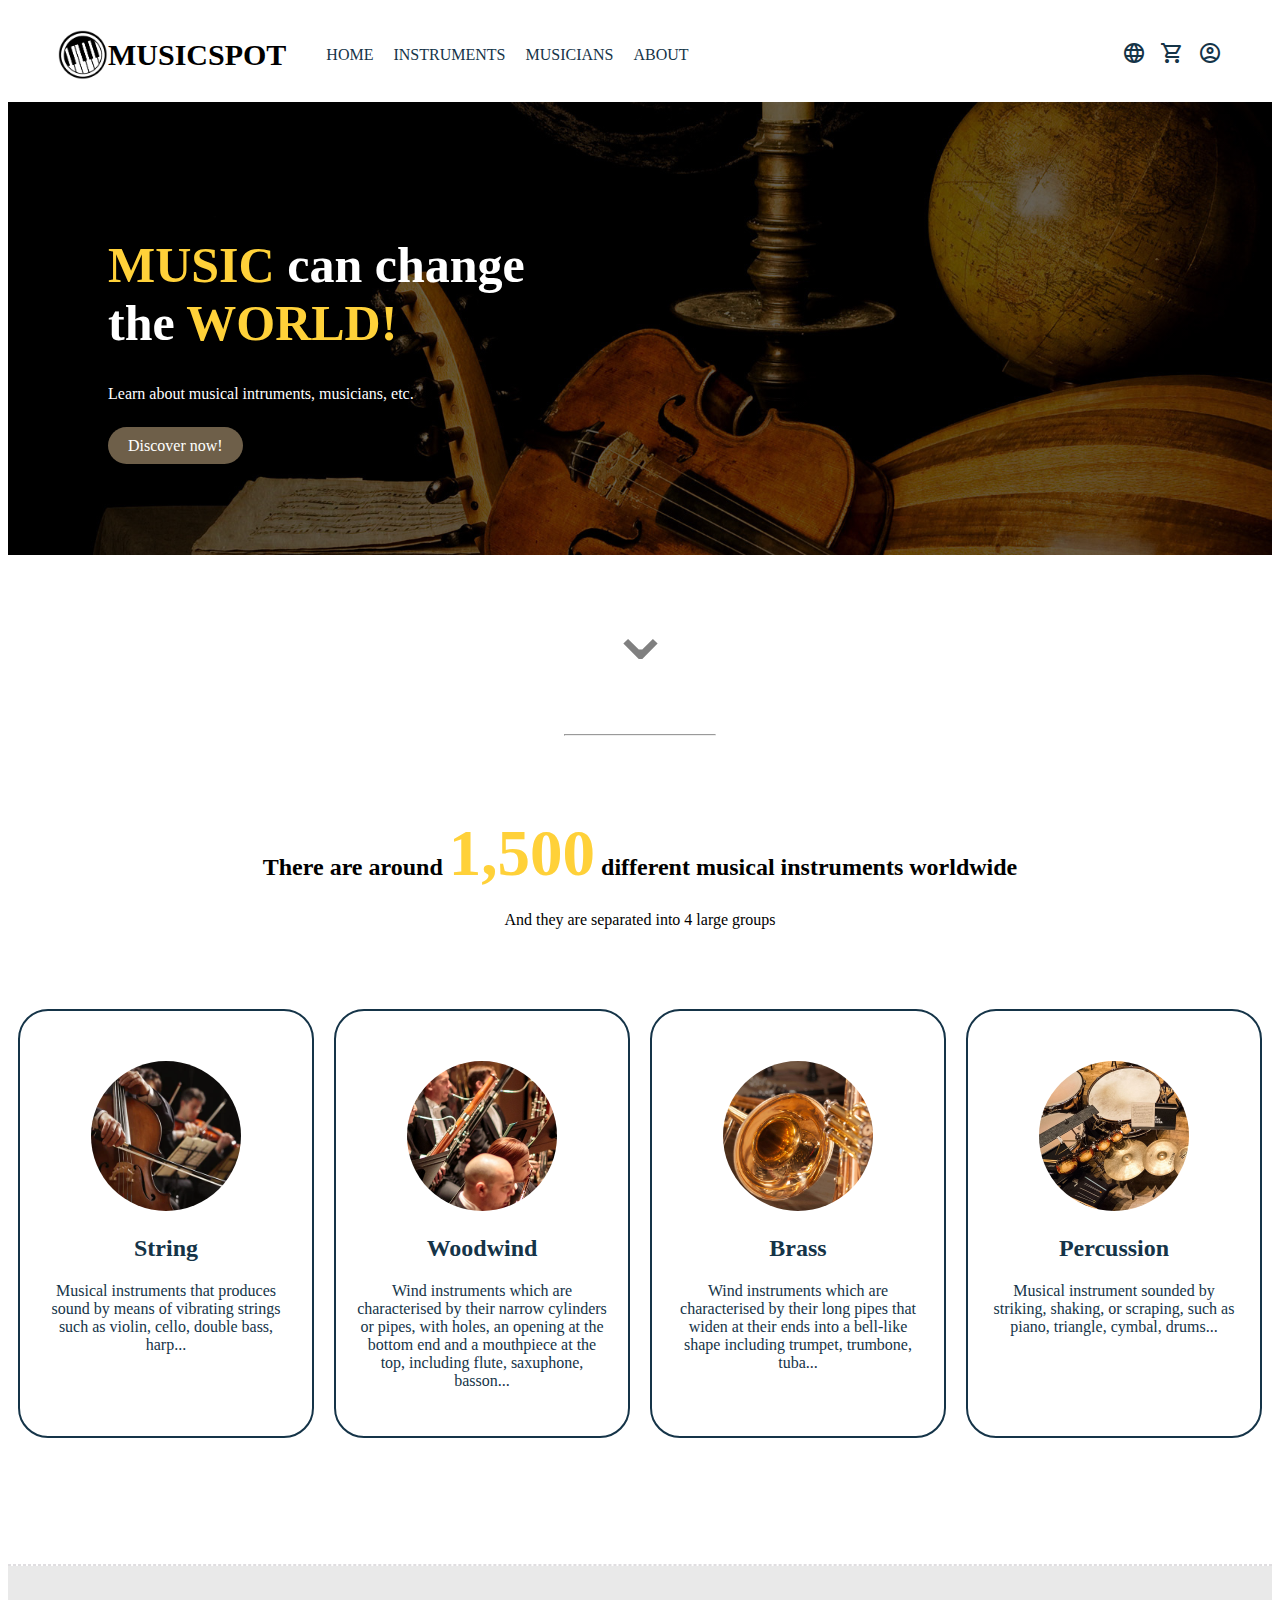
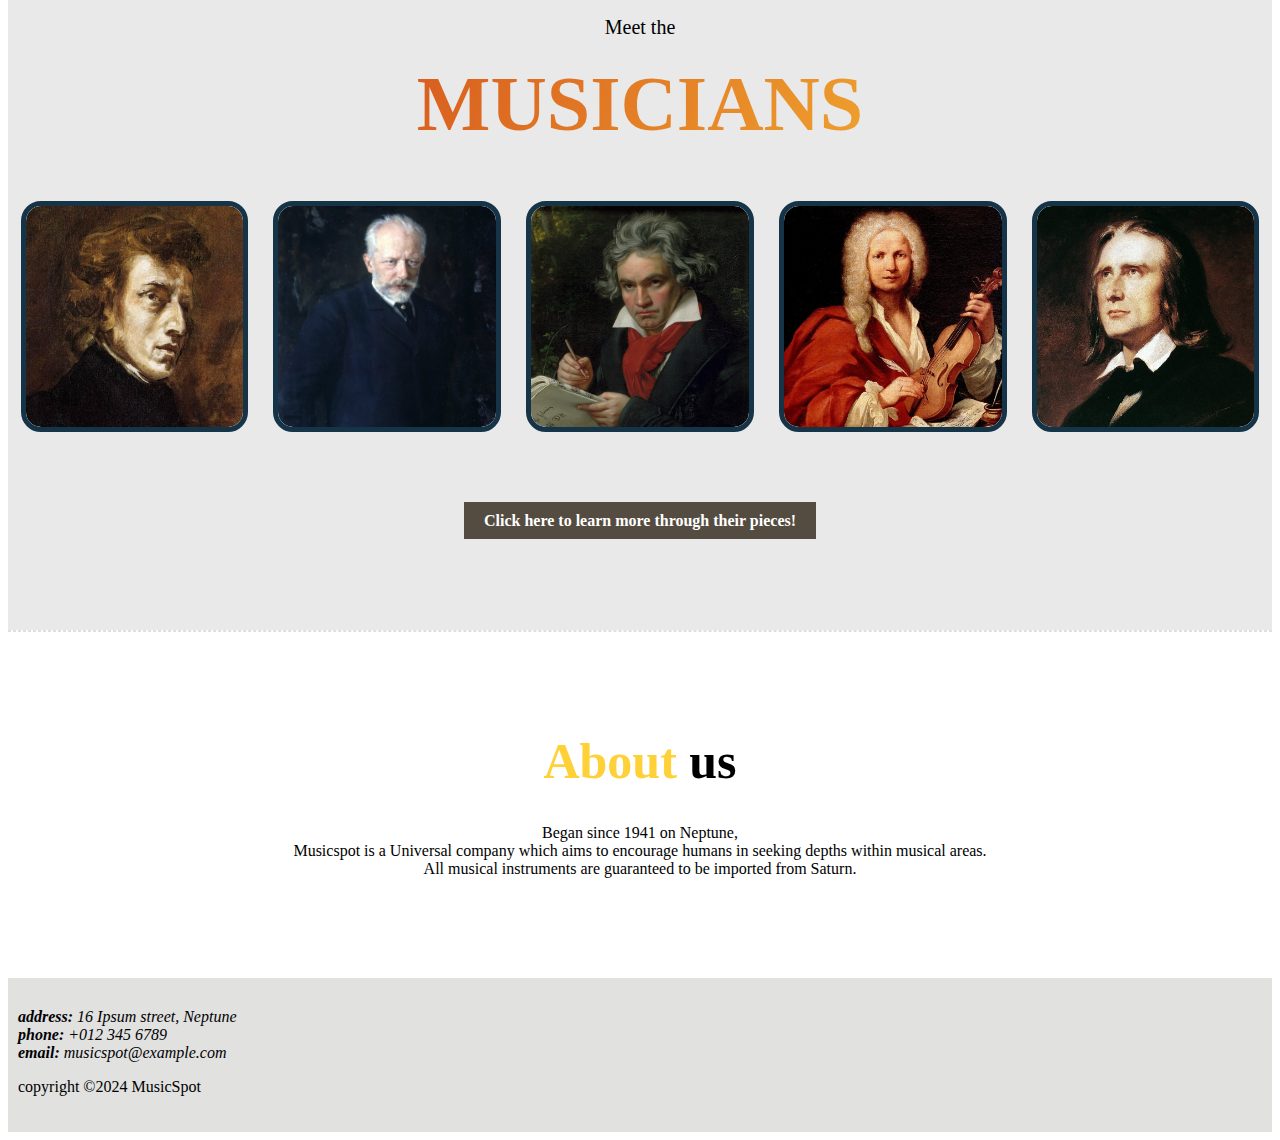
<file: index.html>
<!DOCTYPE html>
<html lang="en">
<head>
    <meta charset="UTF-8">
    <meta name="viewport" content="width=device-width, initial-scale=1.0">
    <title>Final project</title>
    <link href="main_style.css" rel="stylesheet">
    <link rel="icon" type="image/x-icon" href="pictures/logo.png">
    <link rel="stylesheet" href="https://fonts.googleapis.com/css2?family=Material+Symbols+Outlined:opsz,wght,FILL,GRAD@20..48,100..700,0..1,-50..200" />
</head>
<body>
    <div style="position: sticky; top: 0; z-index: 2;">
        <nav>
            <div style="display: flex; justify-content: start; align-items: center;">
                <img src="pictures/logo.png" height="50px" width="50px">

                <h3>MUSICSPOT</h3>
                
                <ul>
                    <li><a href="#">HOME</a></li>
                    <li><a href="#instruments">INSTRUMENTS</a></li>
                    <li><a href="#musicians">MUSICIANS</a></li>
                    <li><a href="#about">ABOUT</a></li>
                </ul>
            </div>

            <div style="color: black;">
                <a href="#!"><div class="material-symbols-outlined">language</div></a>
                <a href="#!"><div class="material-symbols-outlined">shopping_cart</div></a>
                <a href="#!"><div class="material-symbols-outlined">account_circle</div></a>
            </div>
        </nav>
    </div>

    <div class="hero_section" id="home">
        <header>
            <div class="header_content">
                <h1><span>MUSIC</span> can change the <span>WORLD!</span></h1>
                
                <p>Learn about musical intruments, musicians, etc.</p>

                <br/>
                <a class="discover" href="#instruments">Discover now!</a>
            </div>
        </header>
    </div>

    <div class="point_down">⌄</div>
    <br/>
    <hr width="150px"/>

    <div class="musical_instruments" id="instruments">
        <div class="instruments_content">
            <div style="margin: 80px 0;">
                <h2>There are around <span style="font-size: 65px;">1,500</span> different musical instruments worldwide</h2>
                <p>And they are separated into 4 large groups</p>
            </div>

            <div class="group_cards">
                <a href="string.html" class="group" target="_blank">
                    <div>
                        <img src="pictures/string.jpg">
                        <h2>String</h2>

                        <p>Musical instruments that produces sound by means of vibrating strings such as violin, cello, double bass, harp...</p>
                    </div>
                </a>

                <a href="woodwind.html" class="group" target="_blank">
                    <div>
                        <img src="pictures/woodwind.jpg">
                        <h2>Woodwind</h2>

                        <p>Wind instruments which are characterised by their narrow cylinders or pipes, with holes, an opening at the bottom end and a mouthpiece at the top, including flute, saxuphone, basson... </p>
                    </div>
                </a>

                <a href="brass.html" class="group" target="_blank">
                    <div>
                        <img src="pictures/brass.jpg">
                        <h2>Brass</h2>

                        <p>Wind instruments which are characterised by their long pipes that widen at their ends into a bell-like shape including trumpet, trumbone, tuba...</p>
                    </div>
                </a>

                <a href="percussion.html" class="group" target="_blank">
                    <div>
                        <img src="pictures/percussion.jpg">
                        <h2>Percussion</h2>

                        <p>Musical instrument sounded by striking, shaking, or scraping, such as piano, triangle, cymbal, drums...</p>
                    </div>
                </a>
            </div>
        </div>
    </div>

    <br/>
    <hr style="border: 1px rgb(224, 222, 225), dashed;  margin-bottom: -20px;"/>

    <div class="musicians" id="musicians">
        <p style="font-size: 20px;">Meet the</p>
        <h1 class="gradient_text" style="font-size: 78px; margin-top: 0;">MUSICIANS</h1>

        <div class="music_block">

            <div class="musician">
                <img src="pictures/chopin.jpg" alt="Chopin">

                <div class="content">
                    <div class="material-symbols-outlined">more_horiz</div>
                    
                    <h1 class="content_title">Frédéric Chopin</h1>
                    <p class="content_sub">(1810 ~ 1849)</p>
                </div>
            </div>

            <div class="musician">
                <img src="pictures/tchaikovsky.jpg" alt="Tchaikovsky">

                <div class="content">
                    <div class="material-symbols-outlined">more_horiz</div>
                    
                    <h1 class="content_title">Pyotr Ilyich Tchaikovsky</h1>
                    <p class="content_sub">(1840 ~ 1893)</p>
                </div>
            </div>

            <div class="musician">
                <img src="pictures/Beethoven.jpg" alt="Beethoven">

                <div class="content">
                    <div class="material-symbols-outlined">more_horiz</div>
                    
                    <h1 class="content_title">Ludwig van Beethoven</h1>
                    <p class="content_sub">(1770 ~ 1827)</p>
                </div>
            </div>

            <div class="musician">
                <img src="pictures/Vivaldi.jpg" alt="Vivaldi">

                <div class="content">
                    <div class="material-symbols-outlined">more_horiz</div>
                    
                    <h1 class="content_title">Antonio Vivaldi</h1>
                    <p class="content_sub">(1678 ~ 1741)</p>
                </div>
            </div>

            <div class="musician">
                <img src="pictures/liszt.jpg" alt="Liszt">

                <div class="content">
                    <div class="material-symbols-outlined">more_horiz</div>
                    
                    <h1 class="content_title">Franz Liszt</h1>
                    <p class="content_sub">(1811 ~ 1886)</p>
                </div>
            </div>
        </div>

        <div class="button">
            <a class="book_store" href="#!"><div>Click here to learn more through their pieces!</div></a>
        </div>
    </div>

    <hr style="border: 1px rgb(224, 222, 225), dashed; margin-top: -50px; margin-bottom: 80px;"/>

    <div id="about">
        <h1 style="font-size: 50px;"><span>About</span> us</h1>

        <p>
            Began since 1941 on Neptune,<br/>
            Musicspot is a Universal company which aims to encourage humans in seeking depths within musical areas.<br/>
            All musical instruments are guaranteed to be imported from Saturn.
        </p>
    </div>

    <footer>
        <address>
            <b>address:</b> 16 Ipsum street, Neptune<br/>
            <b>phone:</b> +012 345 6789<br/>
            <b>email:</b> musicspot@example.com
        </address>
        <p>copyright &copy;2024 MusicSpot</p>
    </footer>
</body>
</html>
</file>
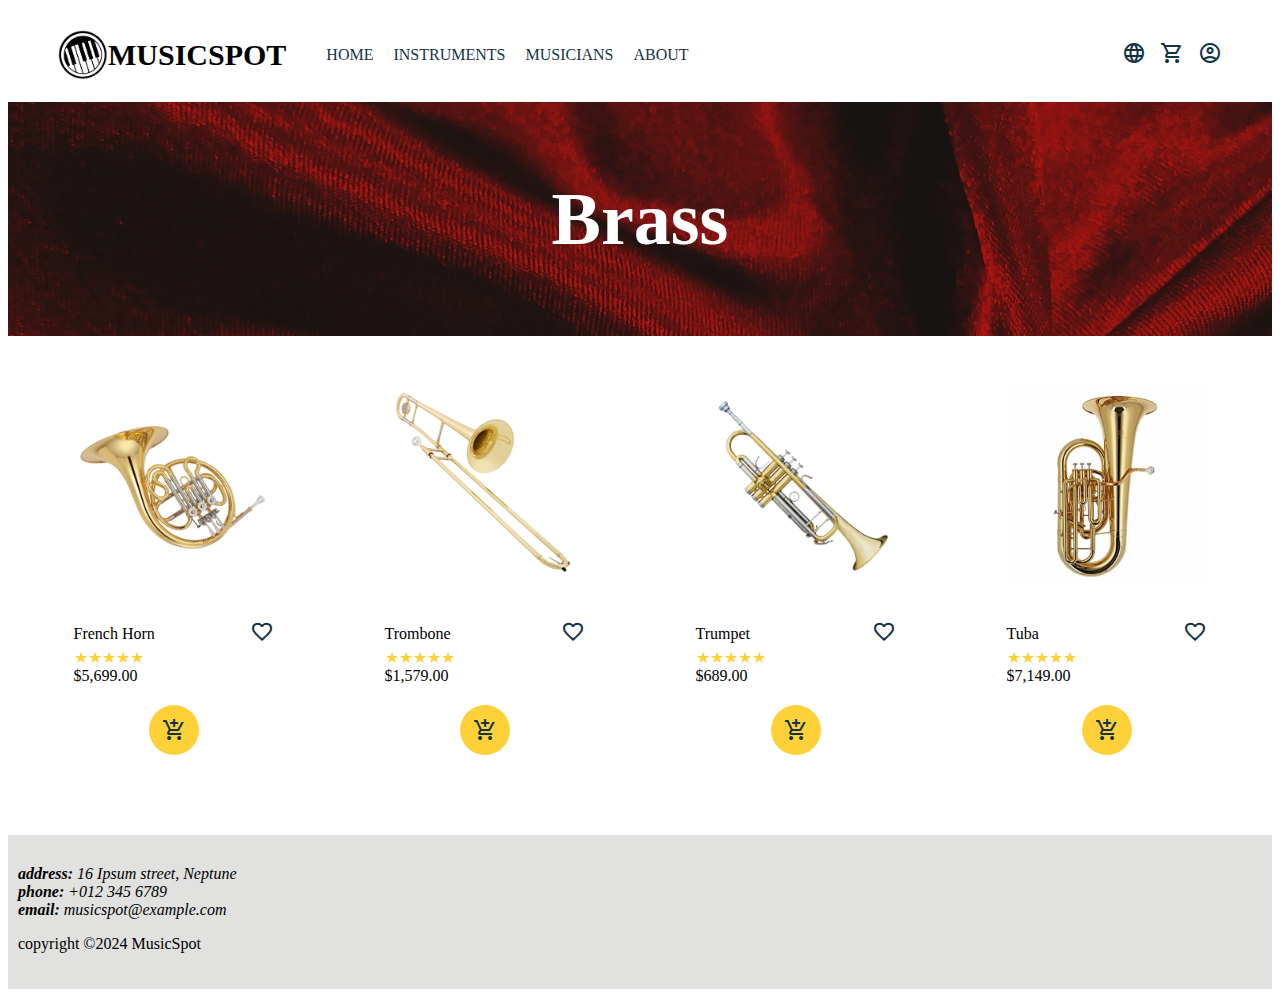
<file: brass.html>
<!DOCTYPE html>
<html lang="en">
<head>
    <meta charset="UTF-8">
    <meta name="viewport" content="width=device-width, initial-scale=1.0">
    <title>Brass instruments</title>
    <link href="instruments.css" rel="stylesheet">
    <link rel="icon" type="image/x-icon" href="pictures/logo.png">
    <link rel="stylesheet" href="https://fonts.googleapis.com/css2?family=Material+Symbols+Outlined:opsz,wght,FILL,GRAD@20..48,100..700,0..1,-50..200" />
</head>
<body>
    <div style="position: sticky; top: 0; z-index: 2;">
        <nav>
            <div style="display: flex; justify-content: start; align-items: center;">
                <img src="pictures/logo.png" height="50px" width="50px">

                <h3>MUSICSPOT</h3>
                
                <ul>
                    <li><a href="index.html">HOME</a></li>
                    <li><a href="index.html#instruments">INSTRUMENTS</a></li>
                    <li><a href="index.html#musicians">MUSICIANS</a></li>
                    <li><a href="index.html#about">ABOUT</a></li>
                </ul>
            </div>

            <div style="color: black;">
                <a href="#!"><div class="material-symbols-outlined">language</div></a>
                <a href="#!"><div class="material-symbols-outlined">shopping_cart</div></a>
                <a href="#!"><div class="material-symbols-outlined">account_circle</div></a>
            </div>
        </nav>
    </div>

    <div class="brass_hero" id="hero">
        <header>
            <h1>Brass</h1>
        </header>
    </div>

    <div class="shopping">
        <div class="card">
            <a href="french_horn.html">
                <img src="pictures/brass/french_horn.jpg" alt="French Horn">
            </a>

            <div class="product_title">
                <p class="product_name">French Horn</p>
                <a href="#!"><div class="material-symbols-outlined">favorite</div></a>
            </div>
            <p class="rating">★★★★★</p>
            <p class="product_price">$5,699.00</p>
            <a href="#!"><div class="cart"><div class="material-symbols-outlined">add_shopping_cart</div></div></a>
        </div>

        <div class="card">
            <a href="trombone.html">
                <img src="pictures/brass/trombone.jpg" alt="Trombone">
            </a>
            <div class="product_title">
                <p class="product_name">Trombone</p>
                <a href="#!"><div class="material-symbols-outlined">favorite</div></a>
            </div>
            <p class="rating">★★★★★</p>
            <p class="product_price">$1,579.00</p>
            <a href="#!"><div class="cart"><div class="material-symbols-outlined">add_shopping_cart</div></div></a>
        </div>

        <div class="card">
            <a href="trumpet.html">
                <img src="pictures/brass/trumpet.jpg" alt="Trumpet">
            </a>
            <div class="product_title">
                <p class="product_name">Trumpet</p>
                <a href="#!"><div class="material-symbols-outlined">favorite</div></a>
            </div>
            <p class="rating">★★★★★</p>
            <p class="product_price">$689.00</p>
            <a href="#!"><div class="cart"><div class="material-symbols-outlined">add_shopping_cart</div></div></a>
        </div>

        <div class="card">
            <a href="tuba.html">
                <img src="pictures/brass/tuba.jpg" alt="Tuba">
            </a>
            <div class="product_title">
                <p class="product_name">Tuba</p>
                <a href="#!"><div class="material-symbols-outlined">favorite</div></a>
            </div>
            <p class="rating">★★★★★</p>
            <p class="product_price">$7,149.00</p>
            <a href="#!"><div class="cart"><div class="material-symbols-outlined">add_shopping_cart</div></div></a>
        </div>
    </div>

    <footer>
        <address>
            <b>address:</b> 16 Ipsum street, Neptune<br/>
            <b>phone:</b> +012 345 6789<br/>
            <b>email:</b> musicspot@example.com
        </address>
        <p>copyright &copy;2024 MusicSpot</p>
    </footer>

</body>
</html>
</file>
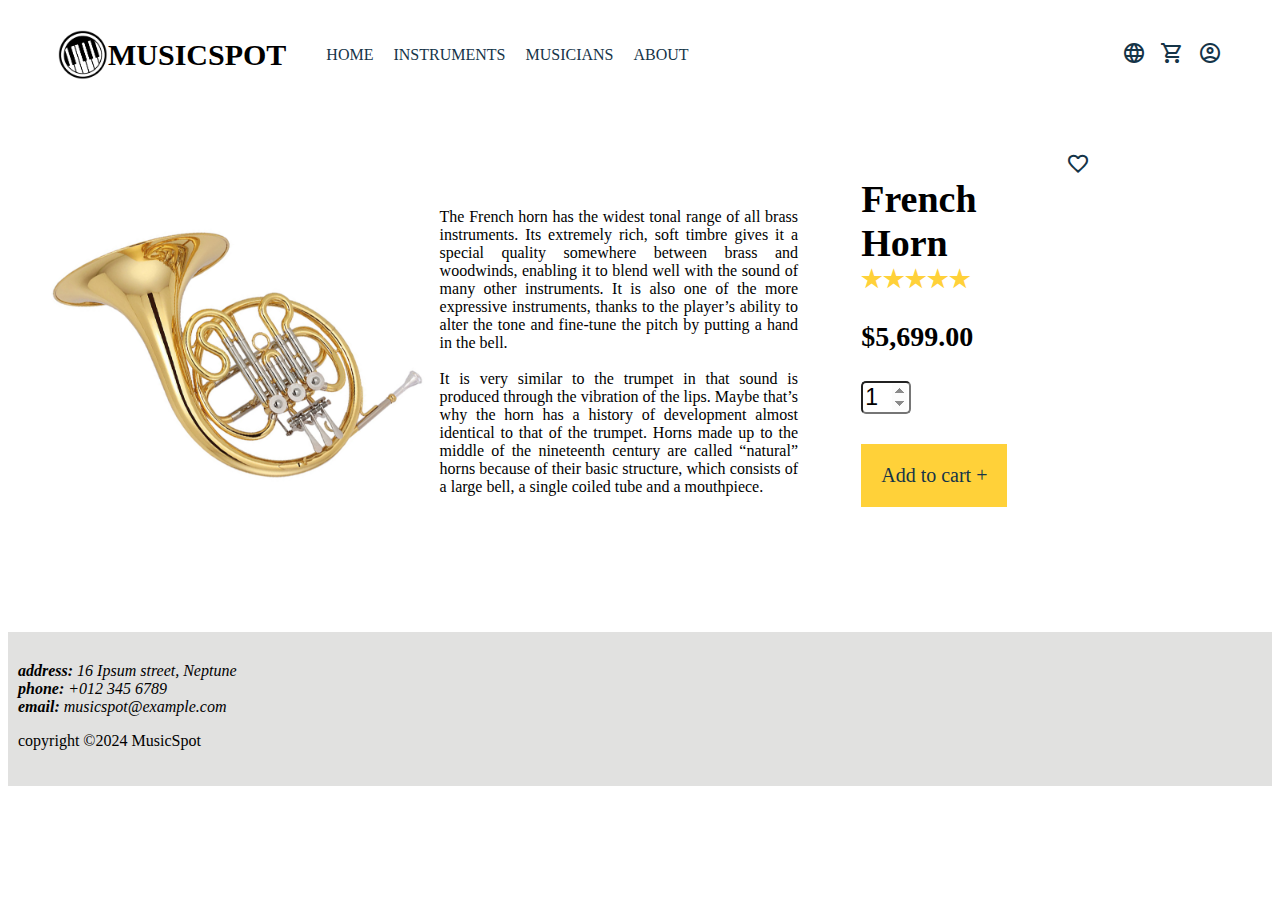
<file: french_horn.html>
<!DOCTYPE html>
<html lang="en">
<head>
    <meta charset="UTF-8">
    <meta name="viewport" content="width=device-width, initial-scale=1.0">
    <title>French Horn</title>
    <link href="detail.css" rel="stylesheet">
    <link rel="icon" type="image/x-icon" href="pictures/logo.png">
    <link rel="stylesheet" href="https://fonts.googleapis.com/css2?family=Material+Symbols+Outlined:opsz,wght,FILL,GRAD@20..48,100..700,0..1,-50..200" />
</head>
<body>
    <div style="position: sticky; top: 0; z-index: 2;">
        <nav>
            <div style="display: flex; justify-content: start; align-items: center;">
                <img src="pictures/logo.png" height="50px" width="50px">

                <h3>MUSICSPOT</h3>
                
                <ul>
                    <li><a href="index.html">HOME</a></li>
                    <li><a href="index.html#instruments">INSTRUMENTS</a></li>
                    <li><a href="index.html#musicians">MUSICIANS</a></li>
                    <li><a href="index.html#about">ABOUT</a></li>
                </ul>
            </div>

            <div style="color: black;">
                <a href="#!"><div class="material-symbols-outlined">language</div></a>
                <a href="#!"><div class="material-symbols-outlined">shopping_cart</div></a>
                <a href="#!"><div class="material-symbols-outlined">account_circle</div></a>
            </div>
        </nav>
    </div>

    <div class="information">
        <div class="detailed_info">
            <img class="product_image" src="pictures/brass/french_horn.jpg" alt="French Horn">

            <p style="display: flex; align-self: center; text-align: justify;">
                The French horn has the widest tonal range of all brass instruments. Its extremely rich, soft timbre gives it a special quality somewhere between brass and woodwinds, enabling it to blend well with the sound of many other instruments. It is also one of the more expressive instruments, thanks to the player’s ability to alter the tone and fine-tune the pitch by putting a hand in the bell.
                <br/><br/>
                It is very similar to the trumpet in that sound is produced through the vibration of the lips. Maybe that’s why the horn has a history of development almost identical to that of the trumpet. Horns made up to the middle of the nineteenth century are called “natural” horns because of their basic structure, which consists of a large bell, a single coiled tube and a mouthpiece.
            </p>
        </div>

        <div class="product_card">
            <div>
                <div>
                    <h1 class="product_title">French Horn</h1>
                </div>

                <h2 class="rating">★★★★★<h2>

                <h3 class="product_price">$5,699.00</h3>

                <input type="number" class="quantity" name="quantity" value="1" min="1" max="99">
                <a href="#!"><div class="cart">Add to cart +</div></a>
            </div>

            <div>
                <a href="#!" class="favourite"><div class="material-symbols-outlined">favorite</div></a>
            </div>
        </div>
    </div>

    <footer>
        <address>
            <b>address:</b> 16 Ipsum street, Neptune<br/>
            <b>phone:</b> +012 345 6789<br/>
            <b>email:</b> musicspot@example.com
        </address>
        <p>copyright &copy;2024 MusicSpot</p>
    </footer>

</body>
</html>
</file>
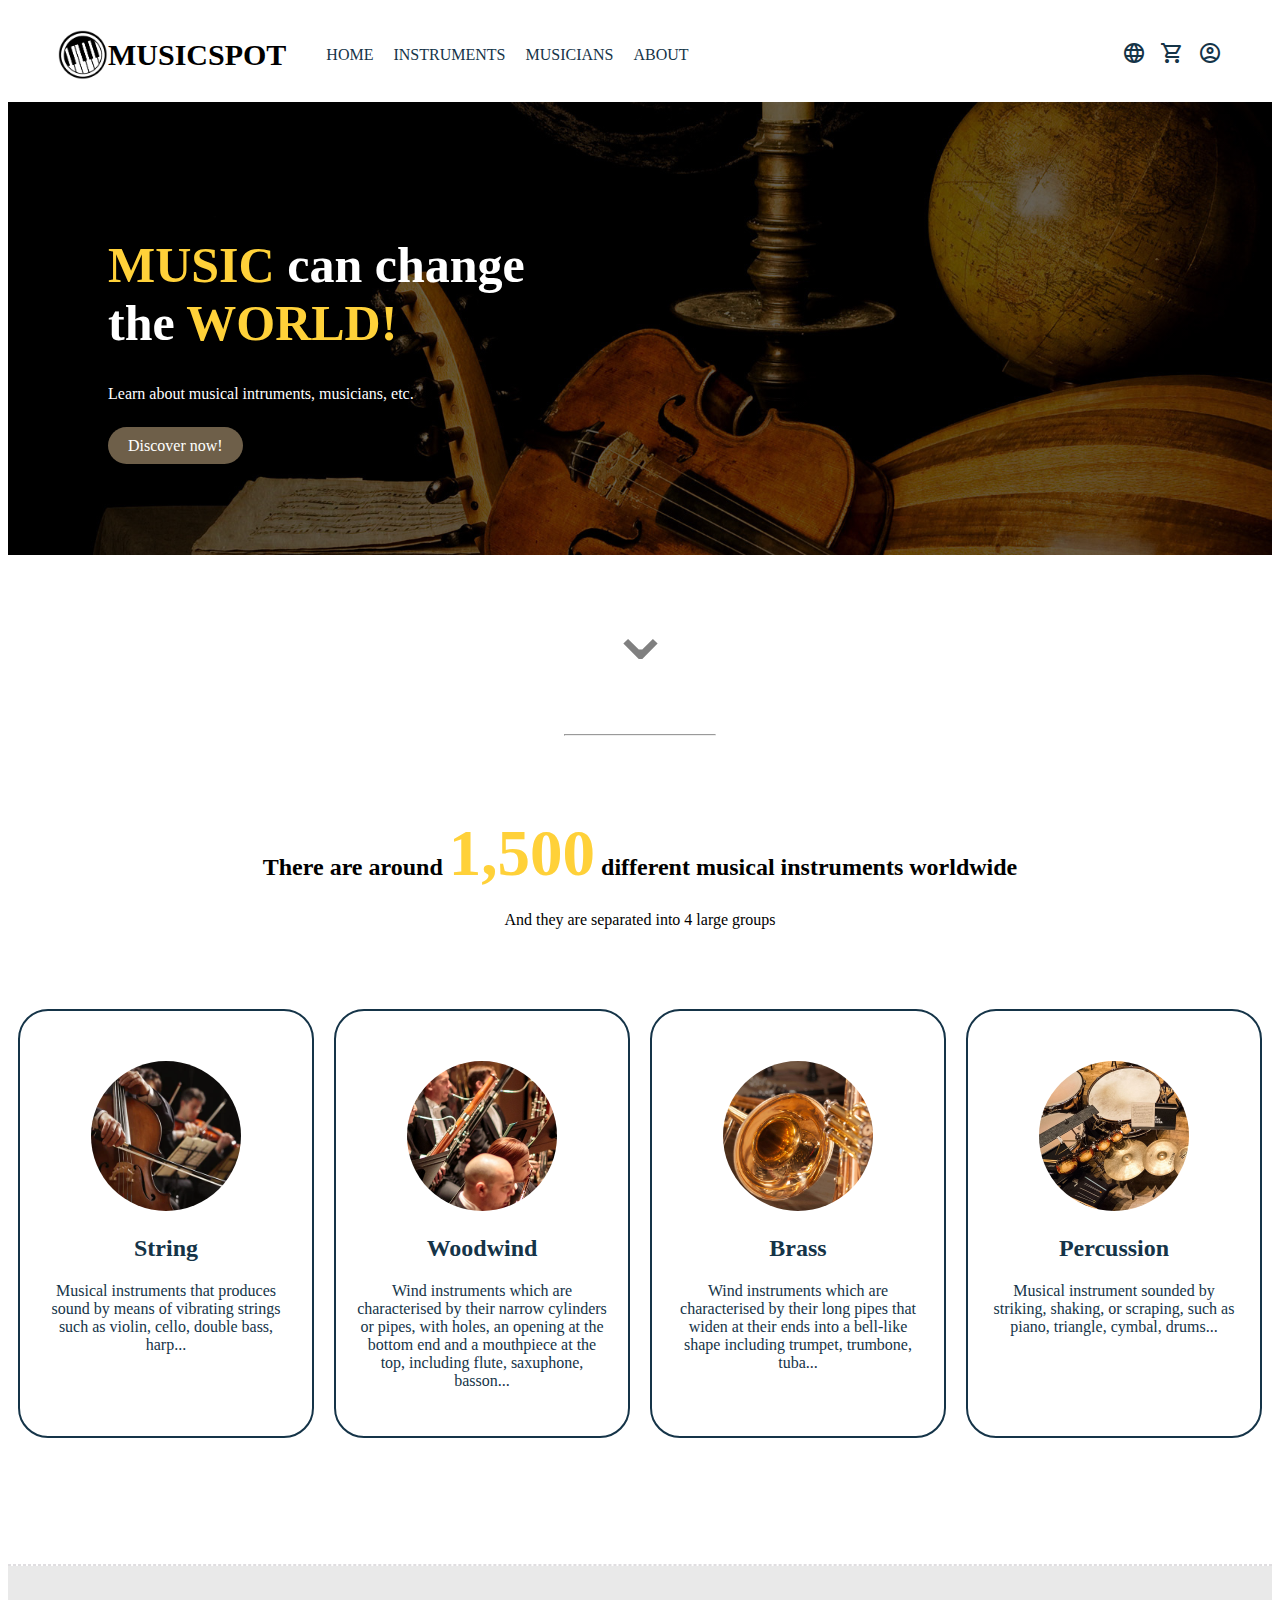
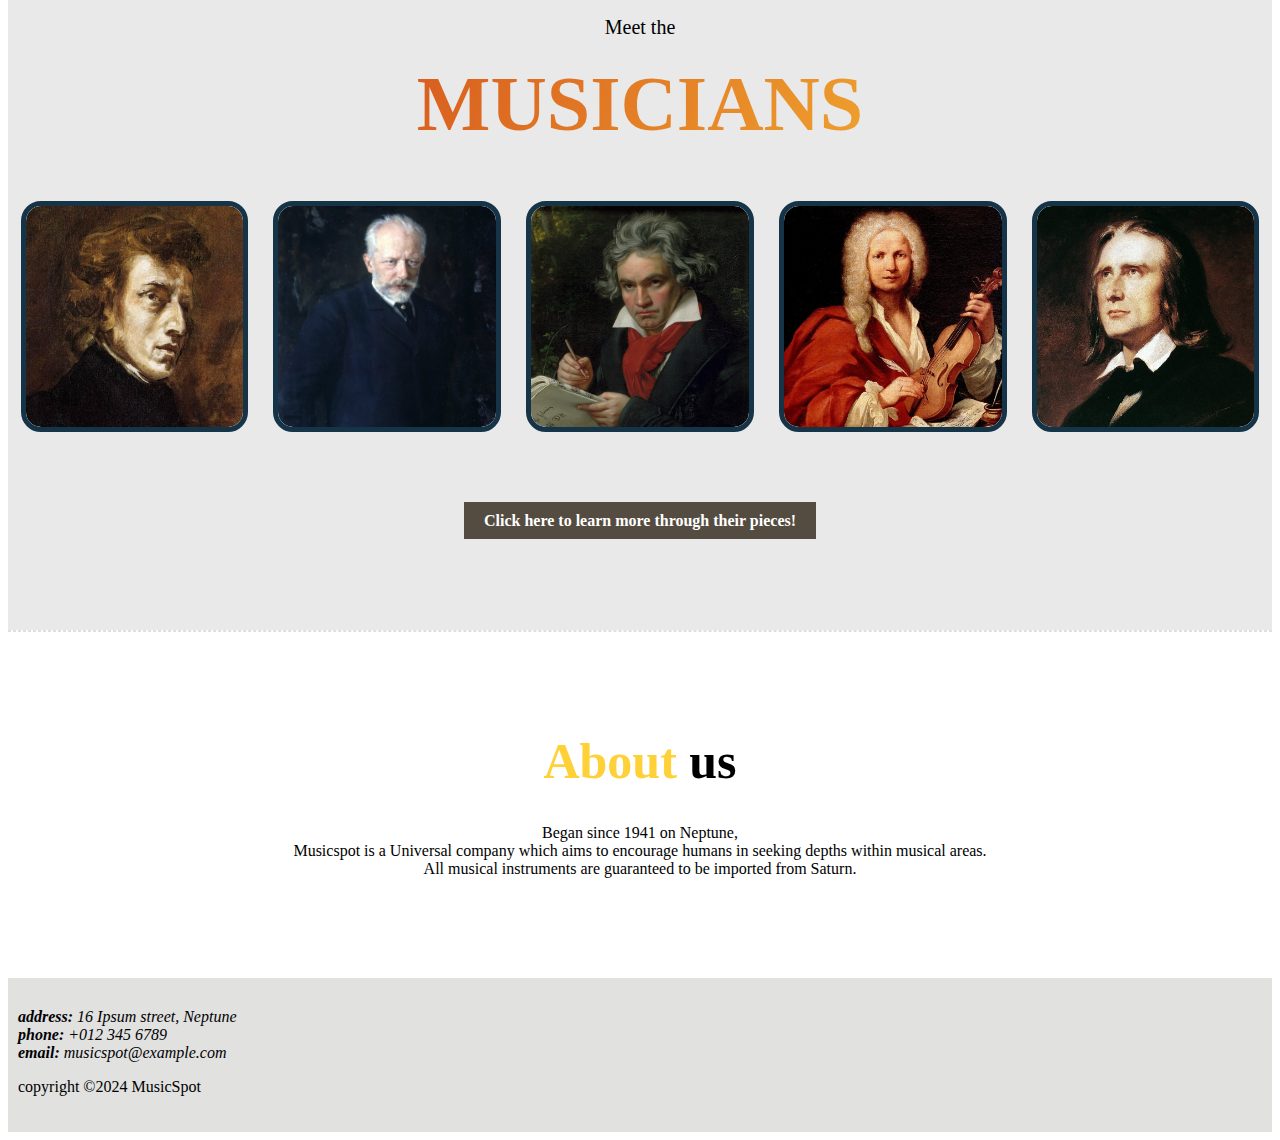
<file: main.html>
<!DOCTYPE html>
<html lang="en">
<head>
    <meta charset="UTF-8">
    <meta name="viewport" content="width=device-width, initial-scale=1.0">
    <title>Final project</title>
    <link href="main_style.css" rel="stylesheet">
    <link rel="icon" type="image/x-icon" href="pictures/logo.png">
    <link rel="stylesheet" href="https://fonts.googleapis.com/css2?family=Material+Symbols+Outlined:opsz,wght,FILL,GRAD@20..48,100..700,0..1,-50..200" />
</head>
<body>
    <div style="position: sticky; top: 0; z-index: 2;">
        <nav>
            <div style="display: flex; justify-content: start; align-items: center;">
                <img src="pictures/logo.png" height="50px" width="50px">

                <h3>MUSICSPOT</h3>
                
                <ul>
                    <li><a href="#">HOME</a></li>
                    <li><a href="#instruments">INSTRUMENTS</a></li>
                    <li><a href="#musicians">MUSICIANS</a></li>
                    <li><a href="#about">ABOUT</a></li>
                </ul>
            </div>

            <div style="color: black;">
                <a href="#!"><div class="material-symbols-outlined">language</div></a>
                <a href="#!"><div class="material-symbols-outlined">shopping_cart</div></a>
                <a href="#!"><div class="material-symbols-outlined">account_circle</div></a>
            </div>
        </nav>
    </div>

    <div class="hero_section" id="home">
        <header>
            <div class="header_content">
                <h1><span>MUSIC</span> can change the <span>WORLD!</span></h1>
                
                <p>Learn about musical intruments, musicians, etc.</p>

                <br/>
                <a class="discover" href="#instruments">Discover now!</a>
            </div>
        </header>
    </div>

    <div class="point_down">⌄</div>
    <br/>
    <hr width="150px"/>

    <div class="musical_instruments" id="instruments">
        <div class="instruments_content">
            <div style="margin: 80px 0;">
                <h2>There are around <span style="font-size: 65px;">1,500</span> different musical instruments worldwide</h2>
                <p>And they are separated into 4 large groups</p>
            </div>

            <div class="group_cards">
                <a href="string.html" class="group" target="_blank">
                    <div>
                        <img src="pictures/string.jpg">
                        <h2>String</h2>

                        <p>Musical instruments that produces sound by means of vibrating strings such as violin, cello, double bass, harp...</p>
                    </div>
                </a>

                <a href="woodwind.html" class="group" target="_blank">
                    <div>
                        <img src="pictures/woodwind.jpg">
                        <h2>Woodwind</h2>

                        <p>Wind instruments which are characterised by their narrow cylinders or pipes, with holes, an opening at the bottom end and a mouthpiece at the top, including flute, saxuphone, basson... </p>
                    </div>
                </a>

                <a href="brass.html" class="group" target="_blank">
                    <div>
                        <img src="pictures/brass.jpg">
                        <h2>Brass</h2>

                        <p>Wind instruments which are characterised by their long pipes that widen at their ends into a bell-like shape including trumpet, trumbone, tuba...</p>
                    </div>
                </a>

                <a href="percussion.html" class="group" target="_blank">
                    <div>
                        <img src="pictures/percussion.jpg">
                        <h2>Percussion</h2>

                        <p>Musical instrument sounded by striking, shaking, or scraping, such as piano, triangle, cymbal, drums...</p>
                    </div>
                </a>
            </div>
        </div>
    </div>

    <br/>
    <hr style="border: 1px rgb(224, 222, 225), dashed;  margin-bottom: -20px;"/>

    <div class="musicians" id="musicians">
        <p style="font-size: 20px;">Meet the</p>
        <h1 class="gradient_text" style="font-size: 78px; margin-top: 0;">MUSICIANS</h1>

        <div class="music_block">

            <div class="musician">
                <img src="pictures/chopin.jpg" alt="Chopin">

                <div class="content">
                    <div class="material-symbols-outlined">more_horiz</div>
                    
                    <h1 class="content_title">Frédéric Chopin</h1>
                    <p class="content_sub">(1810 ~ 1849)</p>
                </div>
            </div>

            <div class="musician">
                <img src="pictures/tchaikovsky.jpg" alt="Tchaikovsky">

                <div class="content">
                    <div class="material-symbols-outlined">more_horiz</div>
                    
                    <h1 class="content_title">Pyotr Ilyich Tchaikovsky</h1>
                    <p class="content_sub">(1840 ~ 1893)</p>
                </div>
            </div>

            <div class="musician">
                <img src="pictures/Beethoven.jpg" alt="Beethoven">

                <div class="content">
                    <div class="material-symbols-outlined">more_horiz</div>
                    
                    <h1 class="content_title">Ludwig van Beethoven</h1>
                    <p class="content_sub">(1770 ~ 1827)</p>
                </div>
            </div>

            <div class="musician">
                <img src="pictures/Vivaldi.jpg" alt="Vivaldi">

                <div class="content">
                    <div class="material-symbols-outlined">more_horiz</div>
                    
                    <h1 class="content_title">Antonio Vivaldi</h1>
                    <p class="content_sub">(1678 ~ 1741)</p>
                </div>
            </div>

            <div class="musician">
                <img src="pictures/liszt.jpg" alt="Liszt">

                <div class="content">
                    <div class="material-symbols-outlined">more_horiz</div>
                    
                    <h1 class="content_title">Franz Liszt</h1>
                    <p class="content_sub">(1811 ~ 1886)</p>
                </div>
            </div>
        </div>

        <div class="button">
            <a class="book_store" href="#!"><div>Click here to learn more through their pieces!</div></a>
        </div>
    </div>

    <hr style="border: 1px rgb(224, 222, 225), dashed; margin-top: -50px; margin-bottom: 80px;"/>

    <div id="about">
        <h1 style="font-size: 50px;"><span>About</span> us</h1>

        <p>
            Began since 1941 on Neptune,<br/>
            Musicspot is a Universal company which aims to encourage humans in seeking depths within musical areas.<br/>
            All musical instruments are guaranteed to be imported from Saturn.
        </p>
    </div>

    <footer>
        <address>
            <b>address:</b> 16 Ipsum street, Neptune<br/>
            <b>phone:</b> +012 345 6789<br/>
            <b>email:</b> musicspot@example.com
        </address>
        <p>copyright &copy;2024 MusicSpot</p>
    </footer>
</body>
</html>
</file>
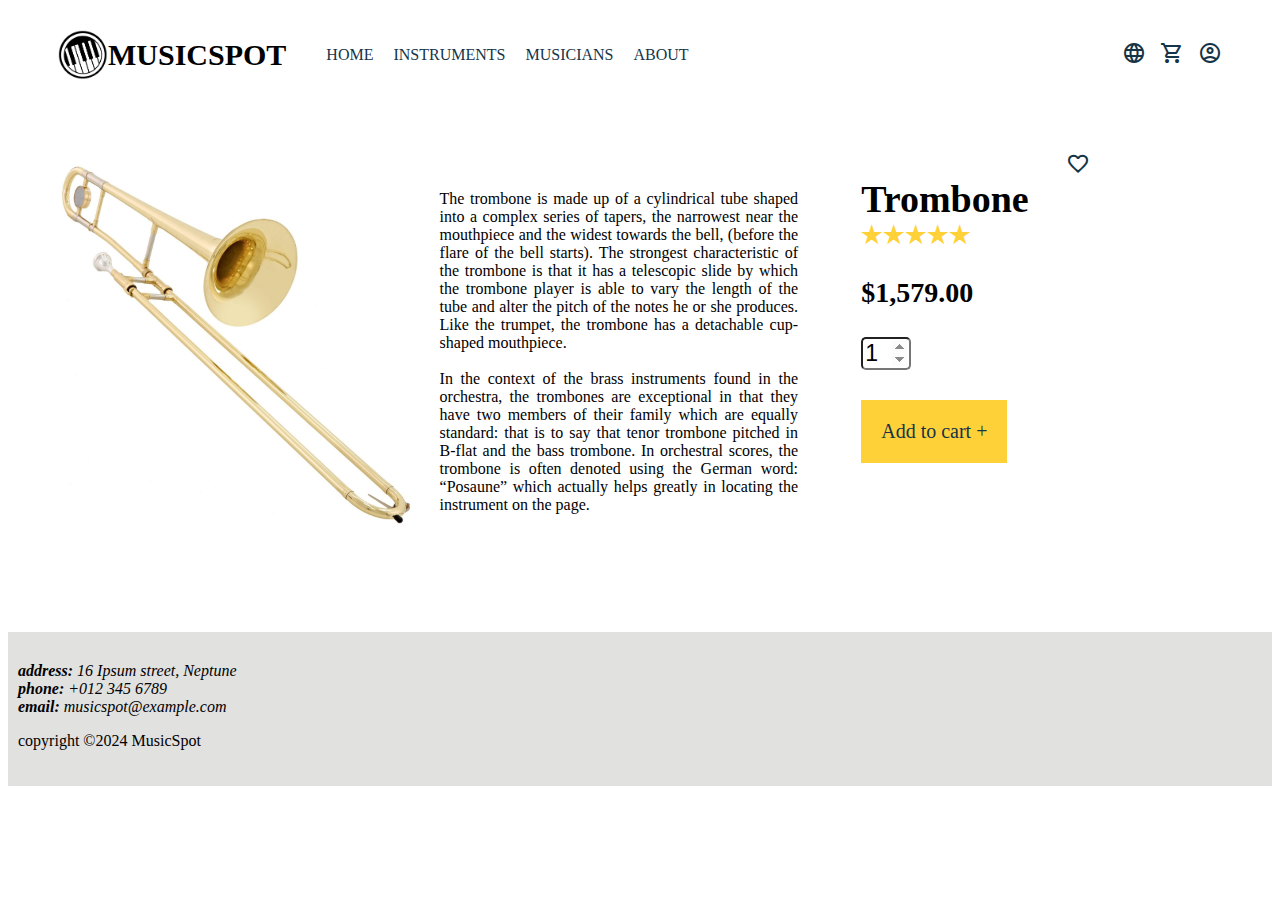
<file: trombone.html>
<!DOCTYPE html>
<html lang="en">
<head>
    <meta charset="UTF-8">
    <meta name="viewport" content="width=device-width, initial-scale=1.0">
    <title>Trombone</title>
    <link href="detail.css" rel="stylesheet">
    <link rel="icon" type="image/x-icon" href="pictures/logo.png">
    <link rel="stylesheet" href="https://fonts.googleapis.com/css2?family=Material+Symbols+Outlined:opsz,wght,FILL,GRAD@20..48,100..700,0..1,-50..200" />
</head>
<body>
    <div style="position: sticky; top: 0; z-index: 2;">
        <nav>
            <div style="display: flex; justify-content: start; align-items: center;">
                <img src="pictures/logo.png" height="50px" width="50px">

                <h3>MUSICSPOT</h3>
                
                <ul>
                    <li><a href="index.html">HOME</a></li>
                    <li><a href="index.html#instruments">INSTRUMENTS</a></li>
                    <li><a href="index.html#musicians">MUSICIANS</a></li>
                    <li><a href="index.html#about">ABOUT</a></li>
                </ul>
            </div>

            <div style="color: black;">
                <a href="#!"><div class="material-symbols-outlined">language</div></a>
                <a href="#!"><div class="material-symbols-outlined">shopping_cart</div></a>
                <a href="#!"><div class="material-symbols-outlined">account_circle</div></a>
            </div>
        </nav>
    </div>

    <div class="information">
        <div class="detailed_info">
            <img class="product_image" src="pictures/brass/trombone.jpg" alt="Trombone">

            <p style="display: flex; align-self: center; text-align: justify;">
                The trombone is made up of a cylindrical tube shaped into a complex series of tapers, the narrowest near the mouthpiece and the widest towards the bell, (before the flare of the bell starts). The strongest characteristic of the trombone is that it has a telescopic slide by which the trombone player is able to vary the length of the tube and alter the pitch of the notes he or she produces. Like the trumpet, the trombone has a detachable cup-shaped mouthpiece.
                <br/><br/>
                In the context of the brass instruments found in the orchestra, the trombones are exceptional in that they have two members of their family which are equally standard: that is to say that tenor trombone pitched in B-flat and the bass trombone. In orchestral scores, the trombone is often denoted using the German word: “Posaune” which actually helps greatly in locating the instrument on the page.
            </p>
        </div>

        <div class="product_card">
            <div>
                <div>
                    <h1 class="product_title">Trombone</h1>
                </div>

                <h2 class="rating">★★★★★<h2>

                <h3 class="product_price">$1,579.00</h3>

                <input type="number" class="quantity" name="quantity" value="1" min="1" max="99">
                <a href="#!"><div class="cart">Add to cart +</div></a>
            </div>

            <div>
                <a href="#!" class="favourite"><div class="material-symbols-outlined">favorite</div></a>
            </div>
        </div>
    </div>

    <footer>
        <address>
            <b>address:</b> 16 Ipsum street, Neptune<br/>
            <b>phone:</b> +012 345 6789<br/>
            <b>email:</b> musicspot@example.com
        </address>
        <p>copyright &copy;2024 MusicSpot</p>
    </footer>

</body>
</html>
</file>
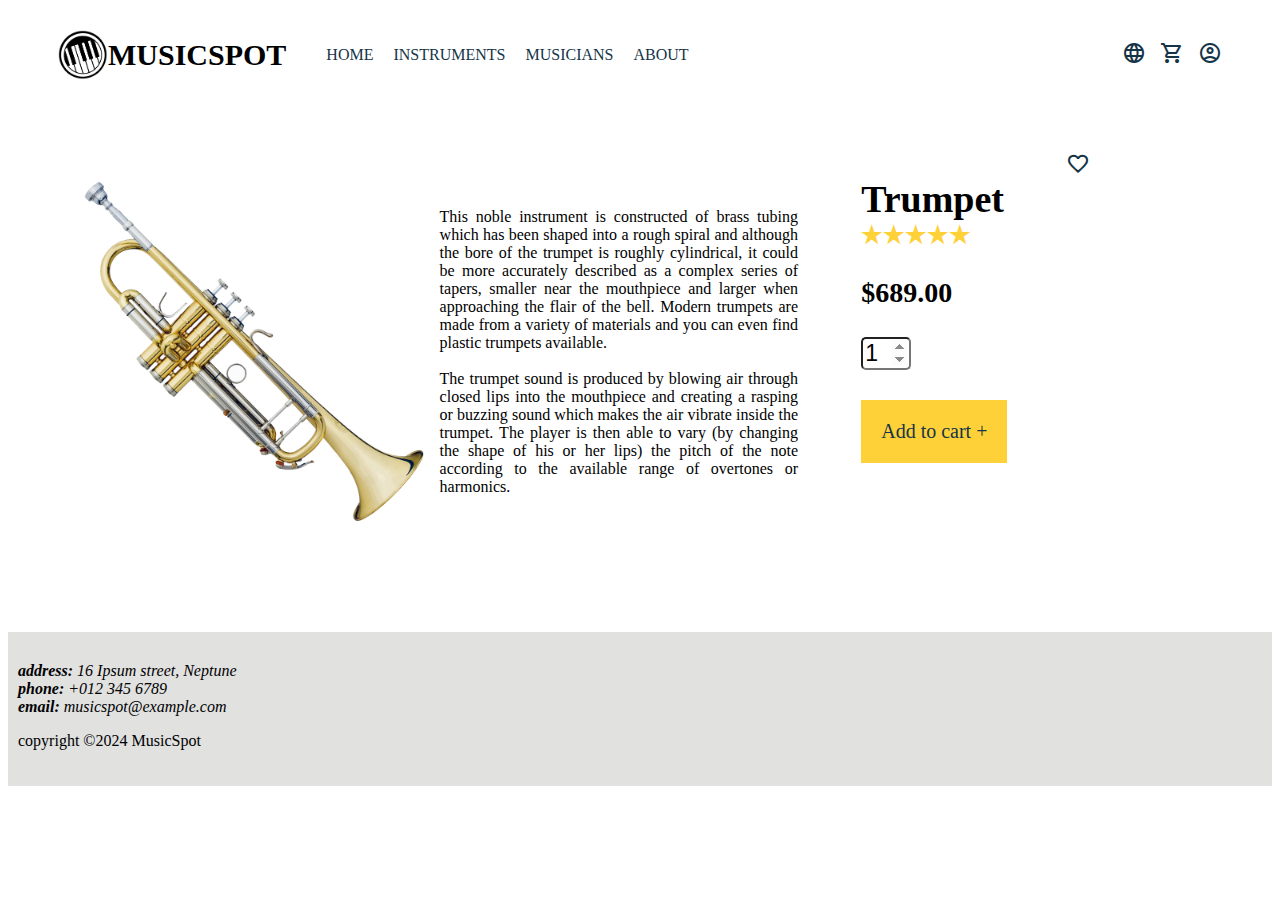
<file: trumpet.html>
<!DOCTYPE html>
<html lang="en">
<head>
    <meta charset="UTF-8">
    <meta name="viewport" content="width=device-width, initial-scale=1.0">
    <title>Trumpet</title>
    <link href="detail.css" rel="stylesheet">
    <link rel="icon" type="image/x-icon" href="pictures/logo.png">
    <link rel="stylesheet" href="https://fonts.googleapis.com/css2?family=Material+Symbols+Outlined:opsz,wght,FILL,GRAD@20..48,100..700,0..1,-50..200" />
</head>
<body>
    <div style="position: sticky; top: 0; z-index: 2;">
        <nav>
            <div style="display: flex; justify-content: start; align-items: center;">
                <img src="pictures/logo.png" height="50px" width="50px">

                <h3>MUSICSPOT</h3>
                
                <ul>
                    <li><a href="index.html">HOME</a></li>
                    <li><a href="index.html#instruments">INSTRUMENTS</a></li>
                    <li><a href="index.html#musicians">MUSICIANS</a></li>
                    <li><a href="index.html#about">ABOUT</a></li>
                </ul>
            </div>

            <div style="color: black;">
                <a href="#!"><div class="material-symbols-outlined">language</div></a>
                <a href="#!"><div class="material-symbols-outlined">shopping_cart</div></a>
                <a href="#!"><div class="material-symbols-outlined">account_circle</div></a>
            </div>
        </nav>
    </div>

    <div class="information">
        <div class="detailed_info">
            <img class="product_image" src="pictures/brass/trumpet.jpg" alt="Trumpet">

            <p style="display: flex; align-self: center; text-align: justify;">
                This noble instrument is constructed of brass tubing which has been shaped into a rough spiral and although the bore of the trumpet is roughly cylindrical, it could be more accurately described as a complex series of tapers, smaller near the mouthpiece and larger when approaching the flair of the bell. Modern trumpets are made from a variety of materials and you can even find plastic trumpets available.
                <br/><br/>
                The trumpet sound is produced by blowing air through closed lips into the mouthpiece and creating a rasping or buzzing sound which makes the air vibrate inside the trumpet. The player is then able to vary (by changing the shape of his or her lips) the pitch of the note according to the available range of overtones or harmonics. 
            </p>
        </div>

        <div class="product_card">
            <div>
                <div>
                    <h1 class="product_title">Trumpet</h1>
                </div>

                <h2 class="rating">★★★★★<h2>

                <h3 class="product_price">$689.00</h3>

                <input type="number" class="quantity" name="quantity" value="1" min="1" max="99">
                <a href="#!"><div class="cart">Add to cart +</div></a>
            </div>

            <div>
                <a href="#!" class="favourite"><div class="material-symbols-outlined">favorite</div></a>
            </div>
        </div>
    </div>

    <footer>
        <address>
            <b>address:</b> 16 Ipsum street, Neptune<br/>
            <b>phone:</b> +012 345 6789<br/>
            <b>email:</b> musicspot@example.com
        </address>
        <p>copyright &copy;2024 MusicSpot</p>
    </footer>

</body>
</html>
</file>
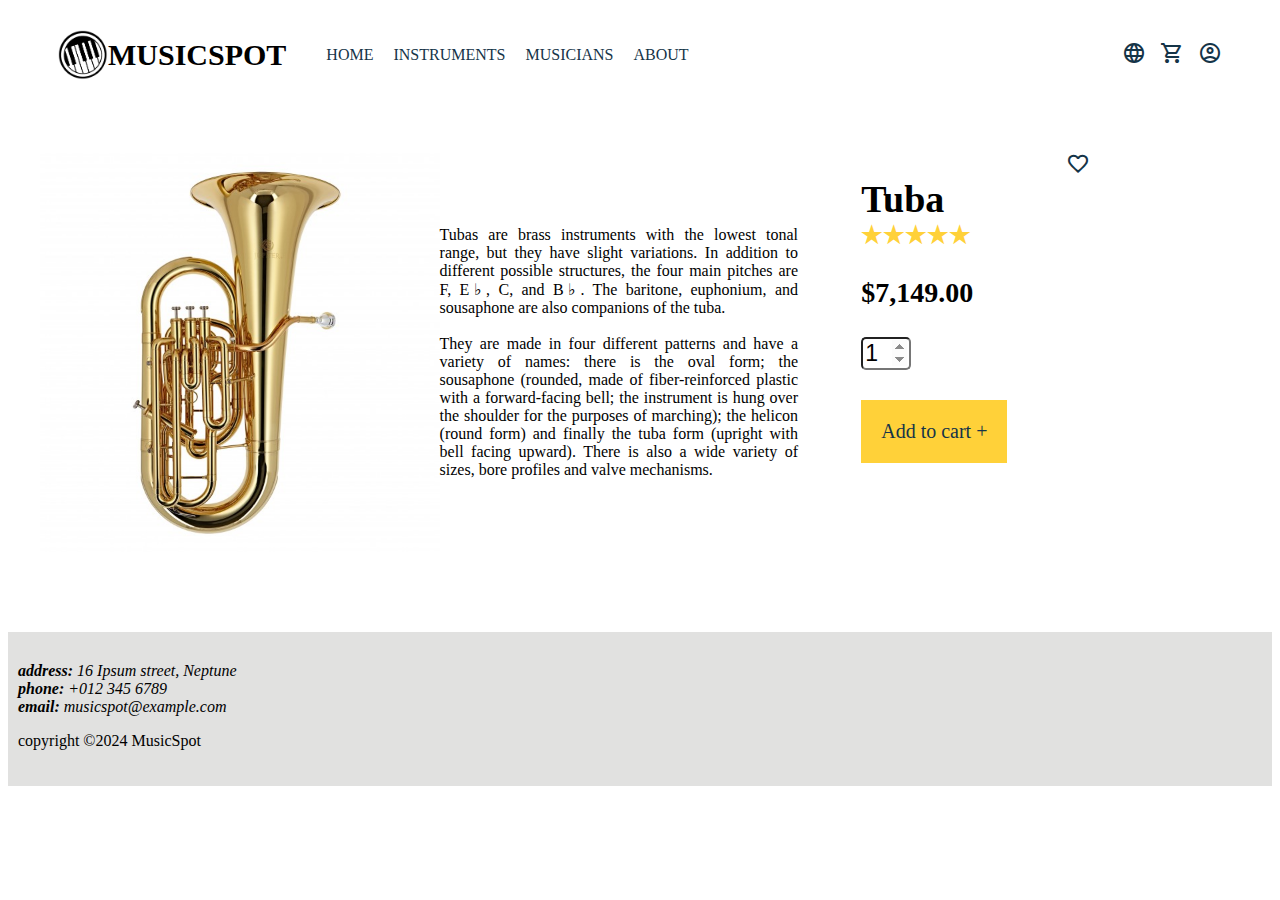
<file: tuba.html>
<!DOCTYPE html>
<html lang="en">
<head>
    <meta charset="UTF-8">
    <meta name="viewport" content="width=device-width, initial-scale=1.0">
    <title>Tuba</title>
    <link href="detail.css" rel="stylesheet">
    <link rel="icon" type="image/x-icon" href="pictures/logo.png">
    <link rel="stylesheet" href="https://fonts.googleapis.com/css2?family=Material+Symbols+Outlined:opsz,wght,FILL,GRAD@20..48,100..700,0..1,-50..200" />
</head>
<body>
    <div style="position: sticky; top: 0; z-index: 2;">
        <nav>
            <div style="display: flex; justify-content: start; align-items: center;">
                <img src="pictures/logo.png" height="50px" width="50px">

                <h3>MUSICSPOT</h3>
                
                <ul>
                    <li><a href="index.html">HOME</a></li>
                    <li><a href="index.html#instruments">INSTRUMENTS</a></li>
                    <li><a href="index.html#musicians">MUSICIANS</a></li>
                    <li><a href="index.html#about">ABOUT</a></li>
                </ul>
            </div>

            <div style="color: black;">
                <a href="#!"><div class="material-symbols-outlined">language</div></a>
                <a href="#!"><div class="material-symbols-outlined">shopping_cart</div></a>
                <a href="#!"><div class="material-symbols-outlined">account_circle</div></a>
            </div>
        </nav>
    </div>

    <div class="information">
        <div class="detailed_info">
            <img class="product_image" src="pictures/brass/tuba.jpg" alt="Tuba">

            <p style="display: flex; align-self: center; text-align: justify;">
                Tubas are brass instruments with the lowest tonal range, but they have slight variations. In addition to different possible structures, the four main pitches are F, E♭, C, and B♭. The baritone, euphonium, and sousaphone are also companions of the tuba.
                <br/><br/>
                They are made in four different patterns and have a variety of names: there is the oval form; the sousaphone (rounded, made of fiber-reinforced plastic with a forward-facing bell; the instrument is hung over the shoulder for the purposes of marching); the helicon (round form) and finally the tuba form (upright with bell facing upward). There is also a wide variety of sizes, bore profiles and valve mechanisms.
            </p>
        </div>

        <div class="product_card">
            <div>
                <div>
                    <h1 class="product_title">Tuba</h1>
                </div>

                <h2 class="rating">★★★★★<h2>

                <h3 class="product_price">$7,149.00</h3>

                <input type="number" class="quantity" name="quantity" value="1" min="1" max="99">
                <a href="#!"><div class="cart">Add to cart +</div></a>
            </div>

            <div>
                <a href="#!" class="favourite"><div class="material-symbols-outlined">favorite</div></a>
            </div>
        </div>
    </div>

    <footer>
        <address>
            <b>address:</b> 16 Ipsum street, Neptune<br/>
            <b>phone:</b> +012 345 6789<br/>
            <b>email:</b> musicspot@example.com
        </address>
        <p>copyright &copy;2024 MusicSpot</p>
    </footer>

</body>
</html>
</file>
<file: main_style.css>
html {
    scroll-behavior: smooth;
}

::selection {
    background: rgba(198, 39, 18, 0.7);
    opacity: 0.8;
}

nav {
    display: flex;
    justify-content: space-between;
    align-items: center;
    padding: 0 50px;
    background-color: #FFF;
}

ul {
    display: flex;
    gap: 20px;
}

li {
    list-style-type: none;
}

a {
    text-decoration: none;
    color: #153448;
}

nav h3{
    font-size: 30px;
}

nav div > a {
    margin-left: 10px;
}

header {
    background: linear-gradient(rgba(0, 0, 0, 0.6), rgba(0, 0, 0, 0.6)), url('pictures/herobg.jpg'); background-attachment: fixed; background-size: contain, cover; width: 100%; height: 100%;
    padding: 100px 0px;
}

.header_content {
    margin-left: 100px;
    color: #ffffff;
    width: 38%;
}

.header_content > h1 {
    font-size: 50px;
}

span {
    color: #ffd139;
}

.discover {
    background-color: #6e5f49;
    color: white;
    padding: 10px 20px;
    border-radius: 30px;
    border: none;
    width: 100px;
    text-align: center;
    transition: all .3s ease-out;
}

.discover:hover {
    background-color: #544c41;
}

.group_cards {
    display: flex;
    justify-content: space-around;
}

.group {
    display: block;
    background-color: white;
    border: 2px #153448 solid;
    border-radius: 30px;
    padding: 50px 20px 30px 20px;
    width: 20% !important;
    text-align: center;
    transition: all .3s ease-out;
}

.instruments_content {
    text-align: center;
    padding-bottom: 100px;
}

.group img {
    height: 150px;
    width: 150px;
    border-radius: 50%;
}

button:hover {
    cursor: pointer;
}

.group:hover {
    cursor: pointer;
    background-color: rgb(225, 225, 225);
    transform: translateY(20px);
}

.group:hover img {
    filter: brightness(63%);
}

.point_down {
    margin: 30px 0;
    font-weight: lighter;
    text-align: center;
    font-size: 80px;
    color: grey;
    animation: jump 1s infinite alternate;
}

@keyframes jump {
    from {
        transform: translateY(0);
      }
      to {
        transform: translateY(-10px);
    }
}

.gradient_text {
    text-decoration: none;
    background: linear-gradient(-60deg, #ffd139, #c62712, #ffd139, #c62712);
    background-size: 300%;
    background-clip: text;
    -webkit-text-fill-color: transparent;
    animation: flow 25s ease-in-out infinite;
}

@keyframes flow {
    0% {
        background-position: 0% 50%;
    }
    100% {
        background-position: 100% 50%;
    }
}

.musicians {
    text-align: center;
    background-color: rgb(233, 233, 233);
    padding: 30px 0 100px 0; 
    margin: 20px 0 50px 0;

}

.musician > img {
    width: 100%;
    height: 100%;
    object-fit: cover;
    border-radius: 15px;
}

.musician {
    border-radius: 20px;
    overflow: hidden;
    border: 5px solid #153448;
    position: relative;
}

.musician:hover .content {
    top: 0;
}

.music_block {
    margin: 50px 0 80px 0;
    display: grid;
    grid-template-columns: 18% 18% 18% 18% 18% ;
    justify-content: space-around;
}

.content {
    width: 100%;
    height: 100%;
    top: 120%;
    right: 0;
    position: absolute;
    background: #10323748;
    backdrop-filter: blur(5px);
    border-radius: 15px;
    color: #FFF;
    padding-top: 20px;
    display: flex;
    flex-direction: column;
    justify-content: center;
    align-items: center;
    transition: all 1s ease-out;
    margin-top: -10px;
}

.content_title {
    text-transform: uppercase;
    font-size: 28px;
    font-weight: bold;
}

.content_sub {
    text-transform: capitalize;
    font-size: 16px;
    font-weight: lighter;
    margin-top: -20px;
}

.material-symbols-outlined {
    margin-bottom: -20px;
}

.book_store {
    background-color: #544c41;
    color: #FFF;
    padding: 10px 20px;
    border: none;
    width: 500px;
    text-align: center;
    text-decoration: none;
    font-weight: bold;
    transition: all .3s ease-in;
}

.book_store:hover {
    background-color: transparent;
    color: #544c41;
    border-bottom: #544c41 2px solid;
    bottom: 20px;
}

.button div {
    cursor: pointer;
    display: inline-block;
    position: relative;
    transition: 0.5s;
}
  
.button div:after {
    content: '\00bb';
    position: absolute;
    opacity: 0;
    top: 0;
    right: -20px;
    transition: 0.5s;
}
  
.button:hover div {
    padding-right: 25px;
}
  
.button:hover div:after {
    opacity: 1;
    right: 0;
}

#about {
    text-align: center;
    margin: 100px 0;
}

footer {
    background-color: #e1e1e0;
    padding: 30px 0 20px 10px;
}
</file>
<file: instruments.css>
html {
    scroll-behavior: smooth;
}

::selection {
    background: rgba(198, 39, 18, 0.7);
    opacity: 0.8;
}

body {
    animation: fadeInAnimation ease-in-out 1.7s;
    animation-iteration-count: 1;
    animation-fill-mode: forwards;
}

@keyframes fadeInAnimation {
    0% {
        opacity: 0;
    }

    100% {
        opacity: 1;
    }
}

nav {
    display: flex;
    justify-content: space-between;
    align-items: center;
    padding: 0 50px;
    background-color: #FFF;
}

ul {
    display: flex;
    gap: 20px;
}

li {
    list-style-type: none;
}

a {
    text-decoration: none;
    color: #153448;
}

nav h3{
    font-size: 30px;
}

nav div > a {
    margin-left: 10px;
}

#hero {
    color: white;
    padding: 25px 0;
    width: 100%;
    font-size: 37px;
    text-align: center;
}

.string_hero {
    background: linear-gradient(rgba(0, 0, 0, 0.3), rgba(0, 0, 0, 0.3)), url('pictures/string/string_hero.jpg'); background-attachment: fixed; background-size: contain, cover; width: 100%; height: 100%;
}

.brass_hero {
    background: linear-gradient(rgba(0, 0, 0, 0.2), rgba(0, 0, 0, 0.2)), url('pictures/brass/brass_hero.jpg'); background-attachment: fixed; background-size: contain, cover; width: 100%; height: 100%;
}

.percussion_hero {
    background: linear-gradient(rgba(0, 0, 0, 0.3), rgba(0, 0, 0, 0.3)), url('pictures/percussion/percussion_hero.jpg'); background-attachment: fixed; background-size: contain, cover; width: 100%; height: 100%;
}

.woodwind_hero {
    background: linear-gradient(rgba(0, 0, 0, 0.1), rgba(0, 0, 0, 0.1)), url('pictures/woodwind/woodwind_hero.jpg'); background-attachment: fixed; background-size: contain, cover; width: 100%; height: 100%;
}

.card img {
    height: 200px;
    width: 200px;
    margin-bottom: 30px;
}

.product_title {
    display: flex;
    justify-content: space-between;
    align-items: center;
}

.shopping {
    display: flex;
    flex-wrap: wrap;
    gap: 80px;
    justify-content: space-around;
    margin: 50px 50px 80px 50px;
}

.cart {
    background-color: #ffd139;;
    border-radius: 50%;
    height: 50px;
    width: 50px;
    display: flex;
    justify-content: center;
    align-items: center;
    margin-left: 75px;
    margin-top: 20px;
}

.cart:active {
    background-color: #e3a216;
}

.rating {
    color: #ffd139;
    margin: 0;
}

.product_price {
    margin: 0;
}

.product_name {
    margin: 0;
}

footer {
    background-color: #e1e1e0;
    padding: 30px 0 20px 10px;
}
</file>
<file: detail.css>
html {
    scroll-behavior: smooth;
}

::selection {
    background: rgba(198, 39, 18, 0.7);
    opacity: 0.8;
}

nav {
    display: flex;
    justify-content: space-between;
    align-items: center;
    padding: 0 50px;
    background-color: #FFF;
}

ul {
    display: flex;
    gap: 20px;
}

li {
    list-style-type: none;
}

a {
    text-decoration: none;
    color: #153448;
}

nav h3{
    font-size: 30px;
}

nav div > a {
    margin-left: 10px;
}

.information {
    display: grid;
    grid-template-columns: 60% 30%;
    justify-content: space-around;
    margin: 50px 0 80px 0;
}

.product_card {
    display: flex;
    justify-content: space-between;
}

.product_image {
    width: 400px;
    height: 400px;
}

.detailed_info {
    display: flex;
}

.product_title {
    margin-bottom: 0;
    font-size: 38px;
}

.rating {
    color: #ffd139;
    margin: 0;
}

.product_price {
    font-size: 28px;
}

.quantity {
    width: 42px;
    font-size: 23px;
    border-width: 2px;
    border-radius: 5px;
}

.cart {
    margin-top: 30px;
    background-color: #ffd139;
    padding: 20px;
    font-size: 20px;
    width: fit-content;
}

.cart:active {
    background-color: #e3a216;
}

input[type=number]::-webkit-inner-spin-button, input[type=number]::-webkit-outer-spin-button {  
   opacity: 1;
}

.favourite {
    margin: 35px 150px 0 0;
}

footer {
    background-color: #e1e1e0;
    padding: 30px 0 20px 10px;
}
</file>
